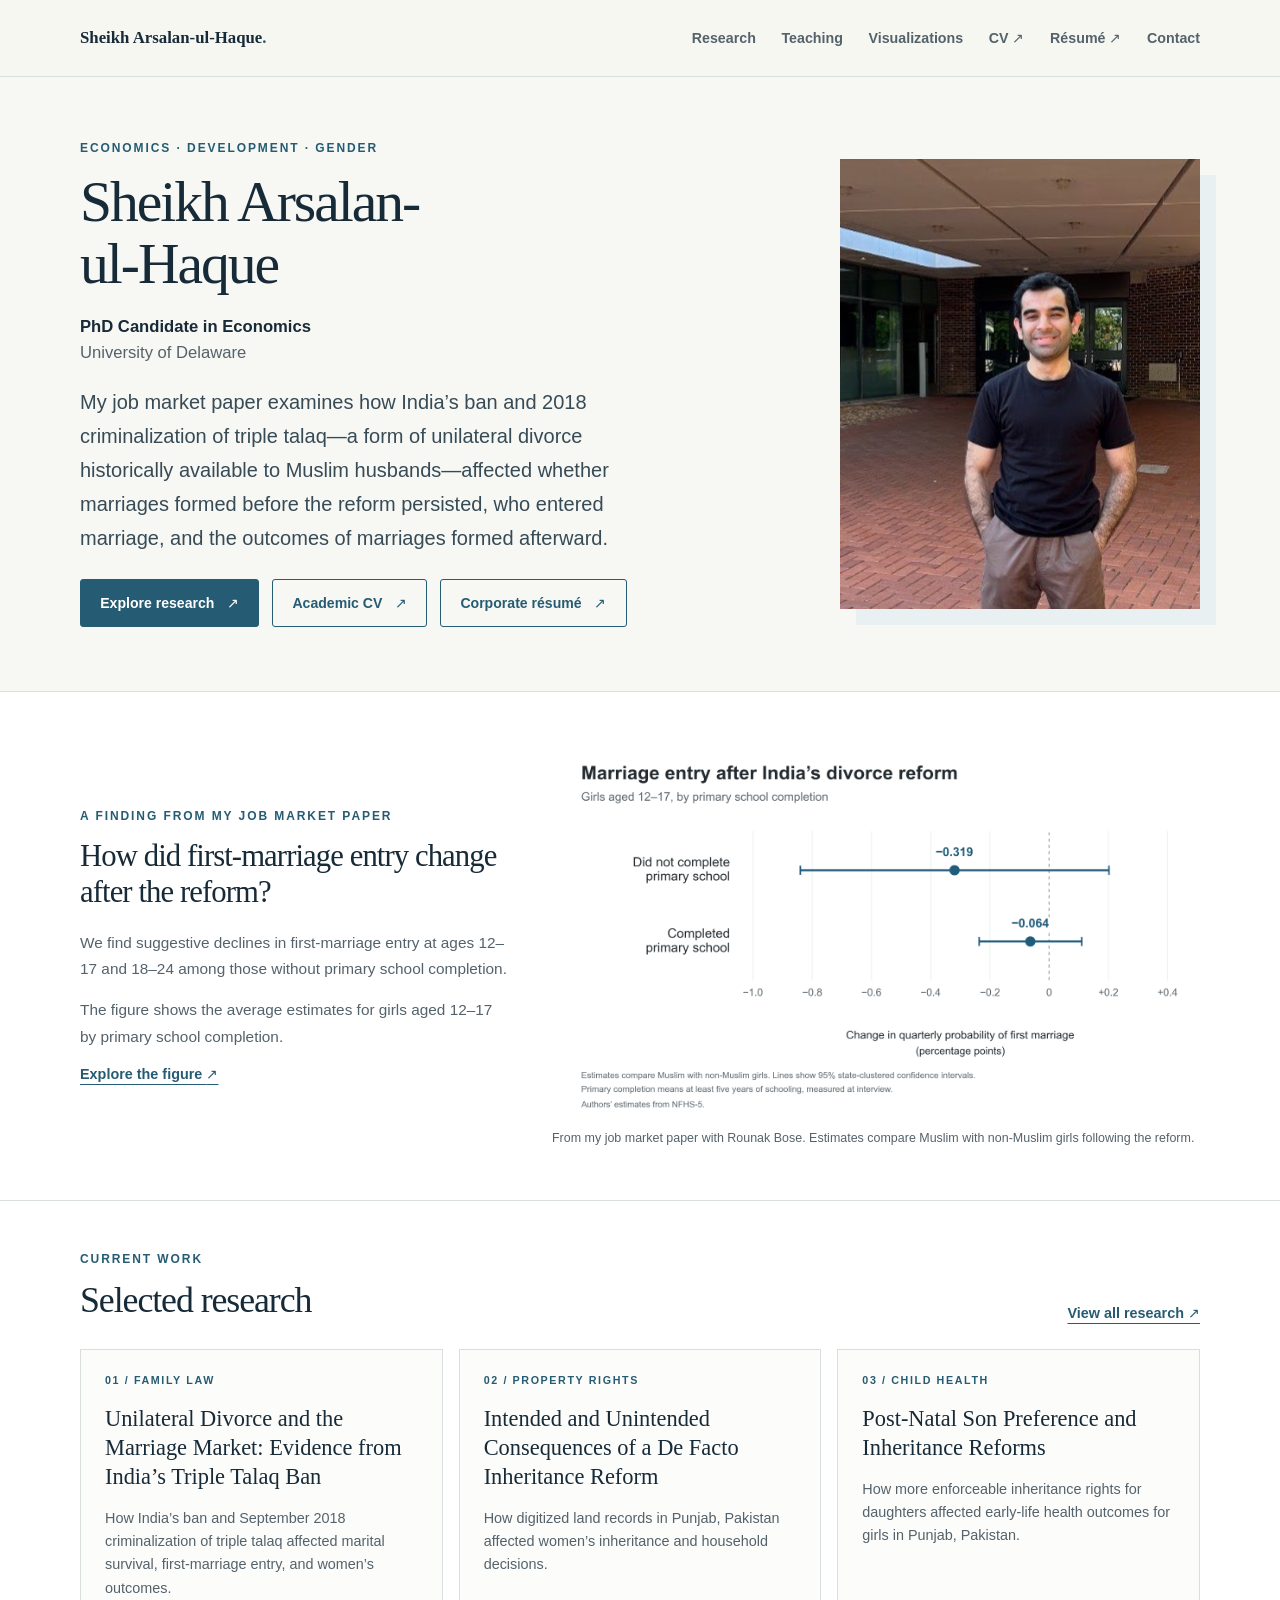
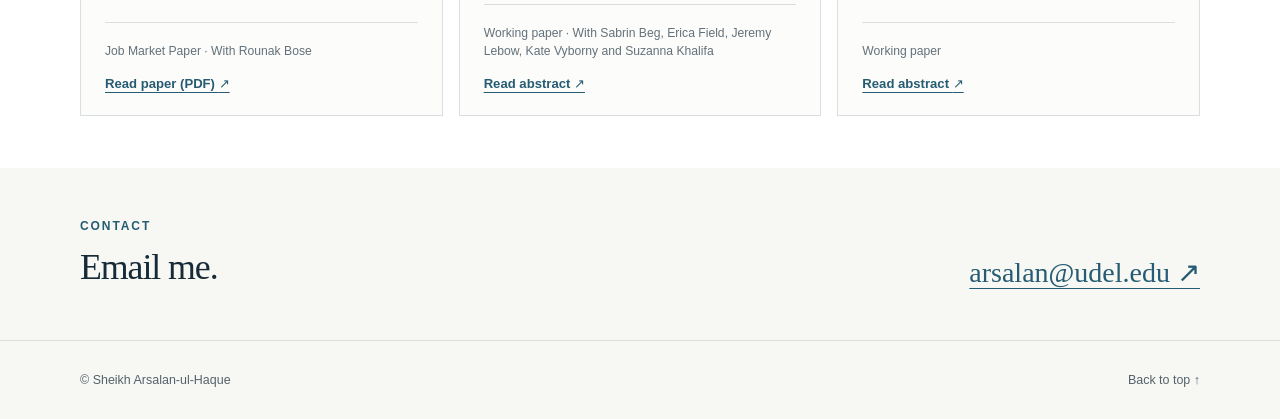
<file: index.html>
<!doctype html>
<html lang="en">
  <head>
    <meta charset="utf-8">
    <meta name="viewport" content="width=device-width, initial-scale=1">
    <meta name="description" content="Sheikh Arsalan-ul-Haque is a PhD candidate in Economics at the University of Delaware. His research studies family law, property rights, marriage, and child health in South Asia.">
    <meta name="theme-color" content="#f7f7f3">
    <meta property="og:type" content="website">
    <meta property="og:title" content="Sheikh Arsalan-ul-Haque | Economist">
    <meta property="og:description" content="Research on family law, property rights, marriage, and child health in South Asia.">
    <meta property="og:image" content="https://sheikharsalan17.github.io/assets/portrait.jpg">
    <title>Sheikh Arsalan-ul-Haque | Economist</title>
    <link rel="icon" href="assets/favicon.svg" type="image/svg+xml">
    <link rel="stylesheet" href="styles.css?v=f044e8d128d9">
  </head>
  <body>
    <a class="skip-link" href="#main">Skip to content</a>

    <header class="site-header">
      <div class="shell header-inner">
        <a class="wordmark" href="index.html" aria-label="Sheikh Arsalan-ul-Haque, home">Sheikh Arsalan-ul-Haque<span class="wordmark-dot">.</span></a>
        <nav class="site-nav" aria-label="Main navigation">
          <a href="research.html">Research</a>
          <a href="teaching.html">Teaching</a>
          <a href="visualizations.html">Visualizations</a>
          <a href="assets/academic-cv.pdf?v=20261120" target="_blank" rel="noopener noreferrer">CV <span aria-hidden="true">↗</span></a>
          <a href="assets/corporate-resume.pdf?v=20261007" target="_blank" rel="noopener noreferrer">Résumé <span aria-hidden="true">↗</span></a>
          <a href="#contact">Contact</a>
        </nav>
      </div>
    </header>

    <main id="main">
      <section class="hero shell" id="top" aria-labelledby="hero-title">
        <div class="hero-copy">
          <p class="eyebrow">Economics · Development · Gender</p>
          <h1 id="hero-title">Sheikh Arsalan-ul-Haque</h1>
          <p class="position">PhD Candidate in Economics<br><span>University of Delaware</span></p>
          <p class="intro">My job market paper examines how India’s ban and 2018 criminalization of triple talaq—a form of unilateral divorce historically available to Muslim husbands—affected whether marriages formed before the reform persisted, who entered marriage, and the outcomes of marriages formed afterward.</p>
          <div class="hero-actions">
            <a class="button button-primary" href="research.html">Explore research <span aria-hidden="true">↗</span></a>
            <a class="button button-secondary" href="assets/academic-cv.pdf?v=20261120" target="_blank" rel="noopener noreferrer">Academic CV <span aria-hidden="true">↗</span></a>
            <a class="button button-secondary" href="assets/corporate-resume.pdf?v=20261007" target="_blank" rel="noopener noreferrer">Corporate résumé <span aria-hidden="true">↗</span></a>
          </div>
        </div>
        <figure class="portrait-frame">
          <img src="assets/portrait.jpg" width="800" height="643" alt="Portrait of Sheikh Arsalan-ul-Haque" fetchpriority="high">
        </figure>
      </section>

      <section class="finding-section" aria-labelledby="finding-title">
        <div class="shell finding-grid">
          <div class="finding-copy">
            <p class="eyebrow">A finding from my job market paper</p>
            <h2 id="finding-title">How did first-marriage entry change after the reform?</h2>
            <p>We find suggestive declines in first-marriage entry at ages 12–17 and 18–24 among those without primary school completion.</p>
            <p>The figure shows the average estimates for girls aged 12–17 by primary school completion.</p>
            <a class="text-link" href="visualizations.html#marriage-entry">Explore the figure <span aria-hidden="true">↗</span></a>
          </div>
          <figure class="finding-figure">
            <a href="visualizations.html#marriage-entry" aria-label="Explore the marriage-entry figure and its explanation">
              <img src="assets/figures/marriage-entry-schooling.png?v=20261120" width="3000" height="1725" loading="lazy" alt="Estimated change in the quarterly probability of first marriage among Muslim girls relative to non-Muslim girls, ages 12–17, in percentage points. Without primary completion: −0.319 (95% CI −0.840 to 0.201). With primary completion: −0.064 (95% CI −0.237 to 0.110).">
            </a>
            <figcaption>From my job market paper with Rounak Bose. Estimates compare Muslim with non-Muslim girls following the reform.</figcaption>
          </figure>
        </div>
      </section>

      <section class="research-section" id="research" aria-labelledby="research-title">
        <div class="shell">
          <div class="section-heading">
            <div>
              <p class="eyebrow">Current work</p>
              <h2 id="research-title">Selected research</h2>
            </div>
            <a class="text-link" href="research.html">View all research <span aria-hidden="true">↗</span></a>
          </div>

          <div class="research-grid">
            <article class="research-card">
              <p class="card-number">01 / FAMILY LAW</p>
              <h3>Unilateral Divorce and the Marriage Market: Evidence from India’s Triple Talaq Ban</h3>
              <p>How India’s ban and September 2018 criminalization of triple talaq affected marital survival, first-marriage entry, and women’s outcomes.</p>
              <p class="card-meta">Job Market Paper · With Rounak Bose</p>
              <a class="card-link" href="assets/papers/triple-talaq.pdf" aria-label="Read Unilateral Divorce and the Marriage Market as a PDF">Read paper (PDF) <span aria-hidden="true">↗</span></a>
            </article>
            <article class="research-card">
              <p class="card-number">02 / PROPERTY RIGHTS</p>
              <h3>Intended and Unintended Consequences of a De Facto Inheritance Reform</h3>
              <p>How digitized land records in Punjab, Pakistan affected women’s inheritance and household decisions.</p>
              <p class="card-meta">Working paper · With Sabrin Beg, Erica Field, Jeremy Lebow, Kate Vyborny and Suzanna Khalifa</p>
              <a class="card-link" href="research.html#inheritance" aria-label="Read the abstract for Intended and Unintended Consequences of a De Facto Inheritance Reform">Read abstract <span aria-hidden="true">↗</span></a>
            </article>
            <article class="research-card">
              <p class="card-number">03 / CHILD HEALTH</p>
              <h3>Post-Natal Son Preference and Inheritance Reforms</h3>
              <p>How more enforceable inheritance rights for daughters affected early-life health outcomes for girls in Punjab, Pakistan.</p>
              <p class="card-meta">Working paper</p>
              <a class="card-link" href="research.html#child-health" aria-label="Read the abstract for Post-Natal Son Preference and Inheritance Reforms">Read abstract <span aria-hidden="true">↗</span></a>
            </article>
          </div>
        </div>
      </section>

      <section class="contact-section shell" id="contact" aria-labelledby="contact-title">
        <div>
          <p class="eyebrow">Contact</p>
          <h2 id="contact-title">Email me.</h2>
        </div>
        <a class="contact-link" href="mailto:arsalan@udel.edu">arsalan@udel.edu <span aria-hidden="true">↗</span></a>
      </section>
    </main>

    <footer class="site-footer">
      <div class="shell footer-inner">
        <span>© Sheikh Arsalan-ul-Haque</span>
        <a href="#top">Back to top ↑</a>
      </div>
    </footer>
  </body>
</html>
</file>
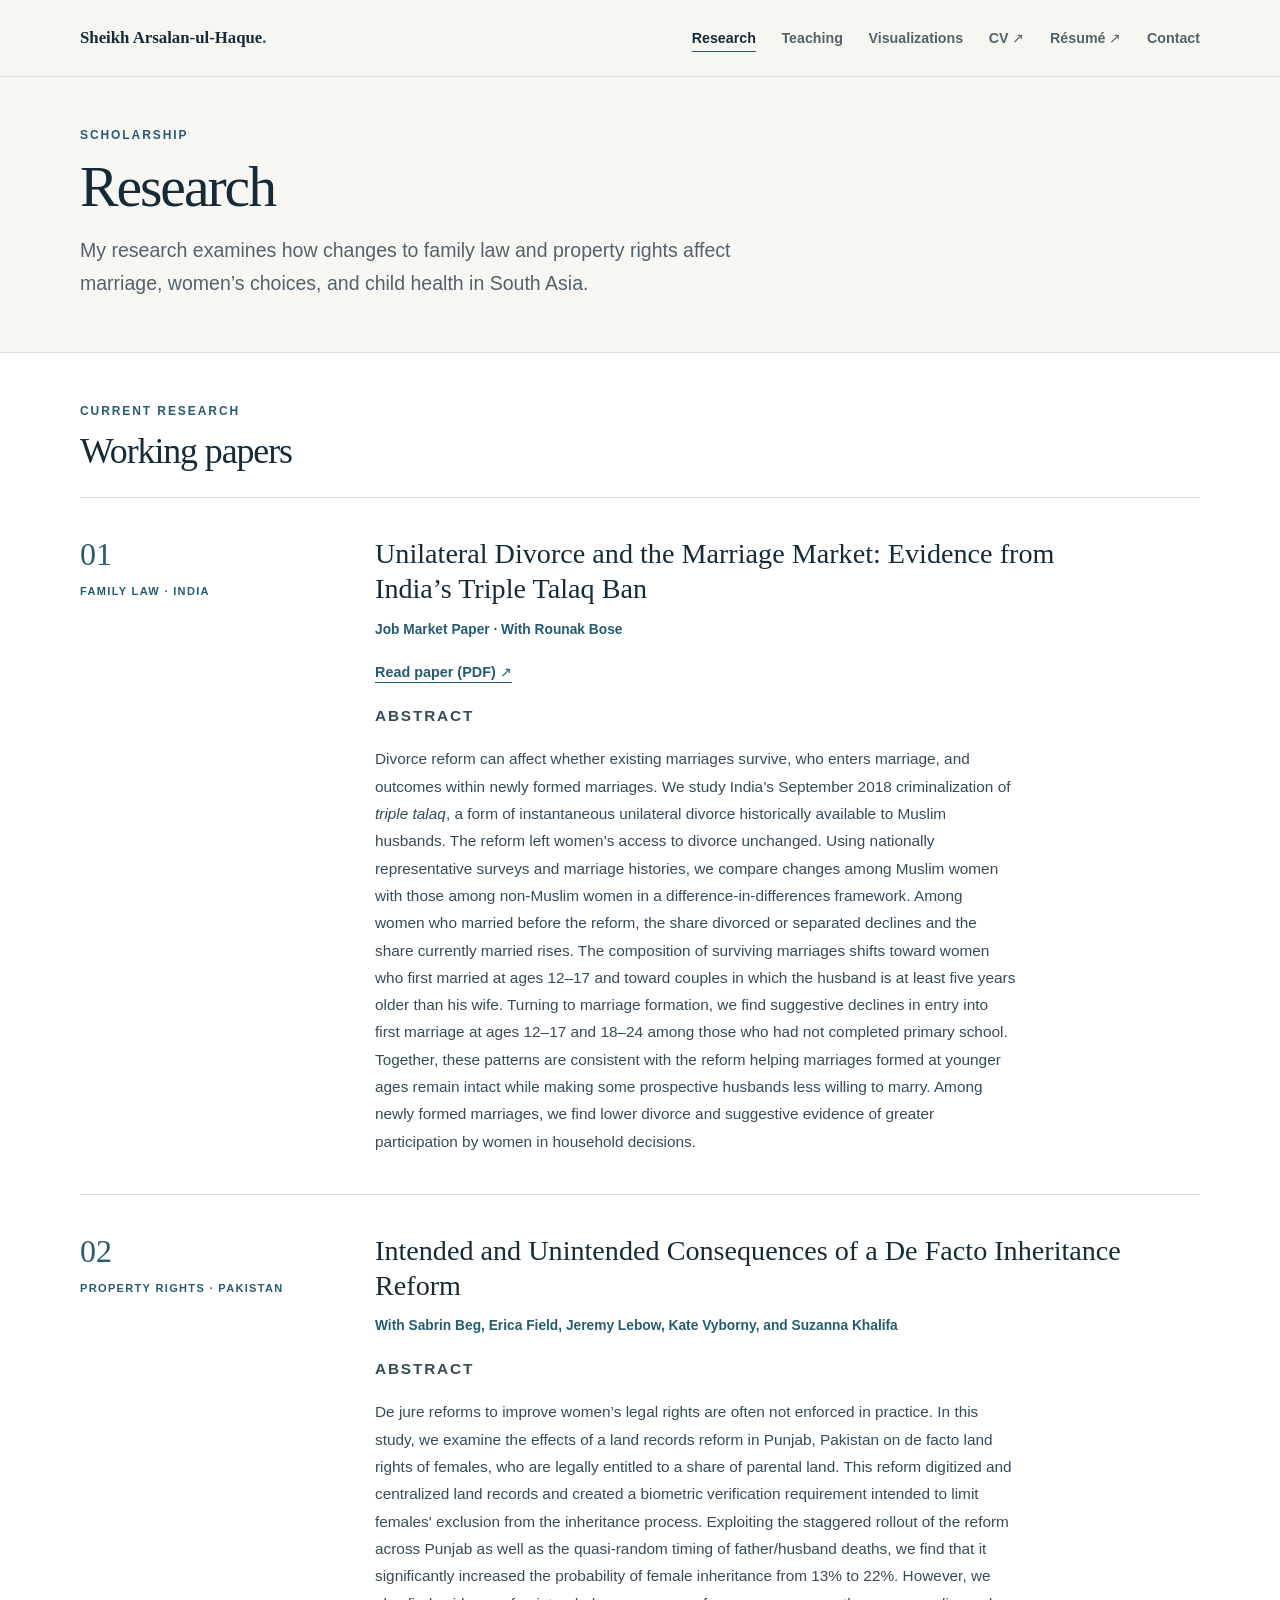
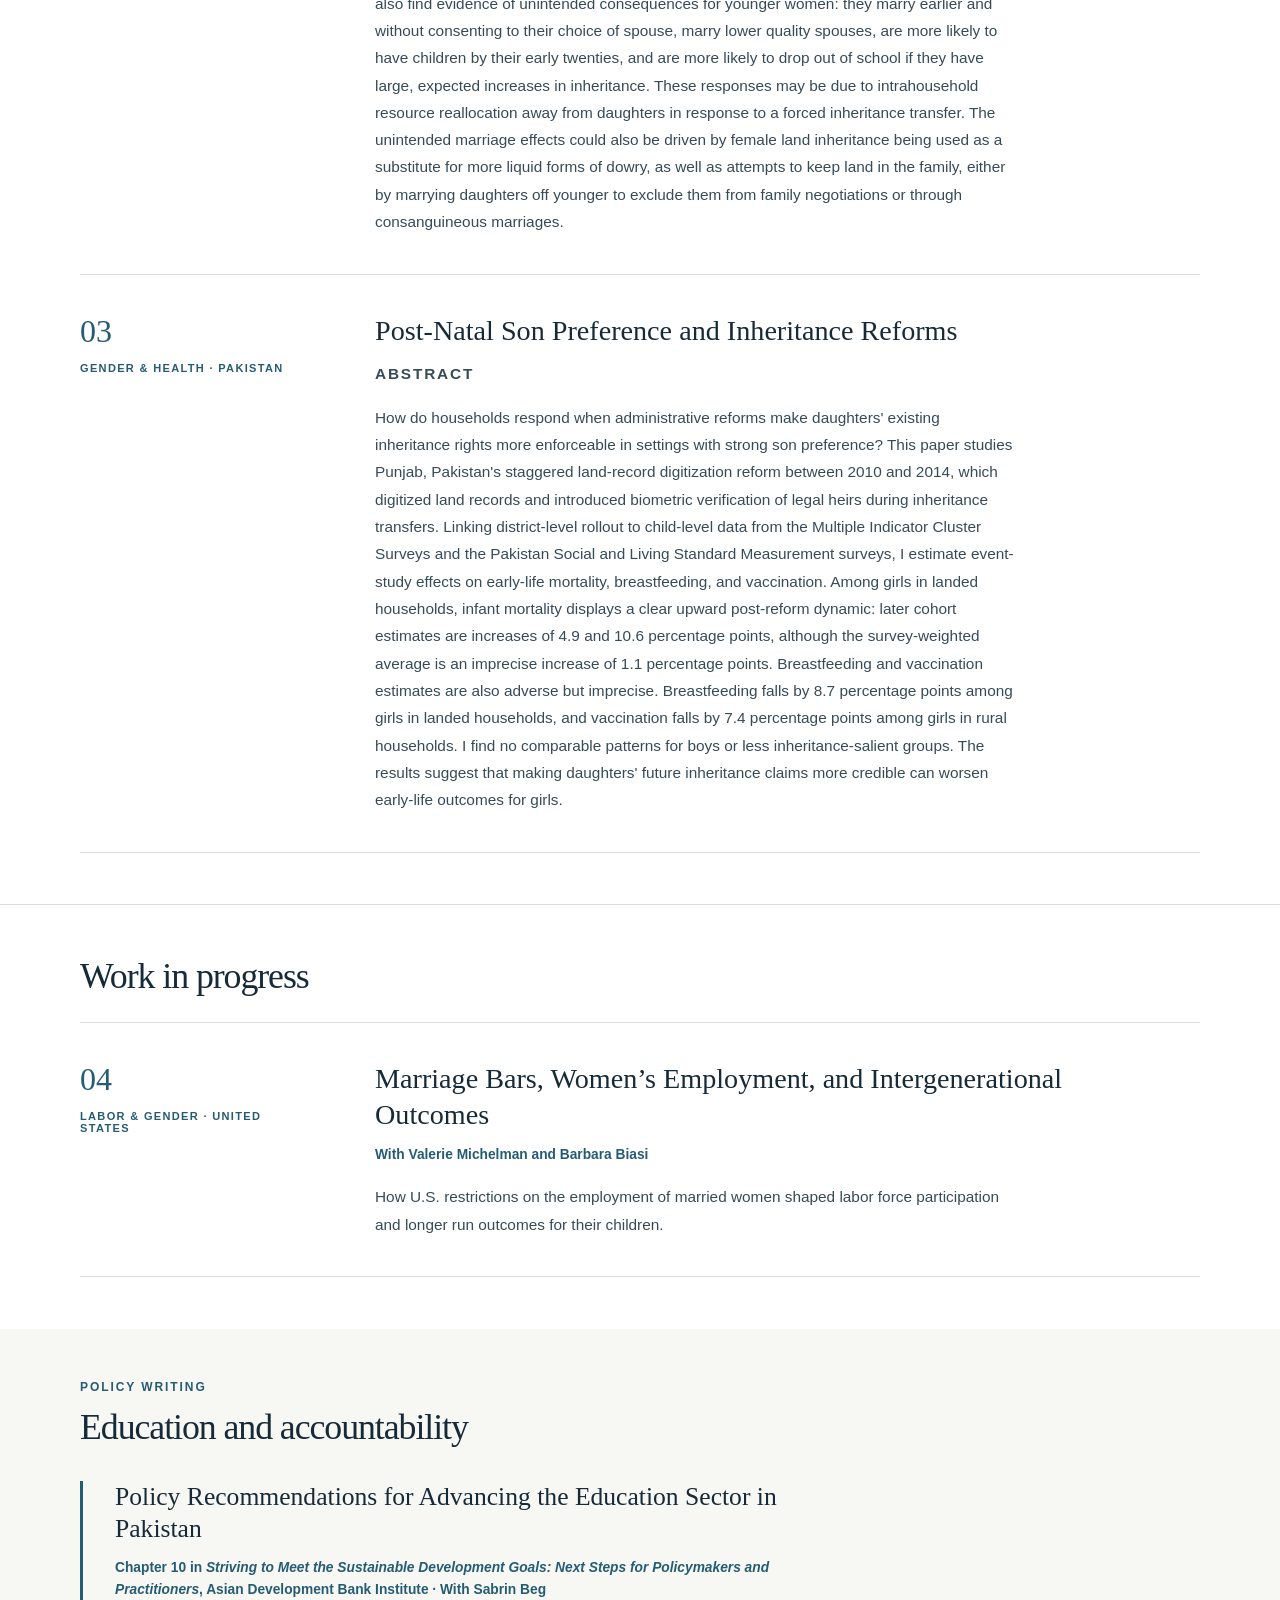
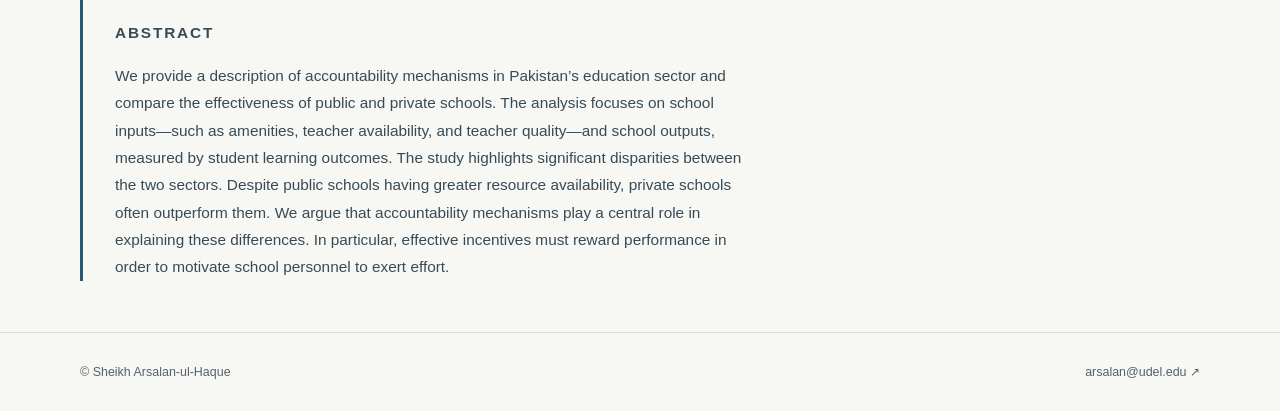
<file: research.html>
<!doctype html>
<html lang="en">
  <head>
    <meta charset="utf-8">
    <meta name="viewport" content="width=device-width, initial-scale=1">
    <meta name="description" content="Research by Sheikh Arsalan-ul-Haque on family law, women's property rights, marriage, and child health in South Asia.">
    <meta name="theme-color" content="#f7f7f3">
    <title>Research | Sheikh Arsalan-ul-Haque</title>
    <link rel="icon" href="assets/favicon.svg" type="image/svg+xml">
    <link rel="stylesheet" href="styles.css?v=f044e8d128d9">
  </head>
  <body>
    <a class="skip-link" href="#main">Skip to content</a>
    <header class="site-header">
      <div class="shell header-inner">
        <a class="wordmark" href="index.html" aria-label="Sheikh Arsalan-ul-Haque, home">Sheikh Arsalan-ul-Haque<span class="wordmark-dot">.</span></a>
        <nav class="site-nav" aria-label="Main navigation">
          <a href="research.html" aria-current="page">Research</a>
          <a href="teaching.html">Teaching</a>
          <a href="visualizations.html">Visualizations</a>
          <a href="assets/academic-cv.pdf?v=20261120" target="_blank" rel="noopener noreferrer">CV <span aria-hidden="true">↗</span></a>
          <a href="assets/corporate-resume.pdf?v=20260929-budget" target="_blank" rel="noopener noreferrer">Résumé <span aria-hidden="true">↗</span></a>
          <a href="index.html#contact">Contact</a>
        </nav>
      </div>
    </header>

    <main id="main">
      <section class="page-hero shell" aria-labelledby="page-title">
        <p class="eyebrow">Scholarship</p>
        <h1 id="page-title">Research</h1>
        <p>My research examines how changes to family law and property rights affect marriage, women’s choices, and child health in South Asia.</p>
      </section>

      <section class="detail-section" aria-labelledby="work-title">
        <div class="shell">
          <div class="detail-heading">
            <p class="eyebrow">Current research</p>
            <h2 id="work-title">Working papers</h2>
          </div>
          <div class="project-list">
            <article class="project" id="divorce">
              <div class="project-side"><span>01</span><span>Family law · India</span></div>
              <div class="project-main">
                <h3>Unilateral Divorce and the Marriage Market: Evidence from India’s Triple Talaq Ban</h3>
                <p class="project-authors">Job Market Paper · With Rounak Bose</p>
                <p><a class="text-link" href="assets/papers/triple-talaq.pdf">Read paper (PDF) <span aria-hidden="true">↗</span></a></p>
                <p class="abstract-label">Abstract</p>
                <p>Divorce reform can affect whether existing marriages survive, who enters marriage, and outcomes within newly formed marriages. We study India’s September 2018 criminalization of <em>triple talaq</em>, a form of instantaneous unilateral divorce historically available to Muslim husbands. The reform left women’s access to divorce unchanged. Using nationally representative surveys and marriage histories, we compare changes among Muslim women with those among non-Muslim women in a difference-in-differences framework. Among women who married before the reform, the share divorced or separated declines and the share currently married rises. The composition of surviving marriages shifts toward women who first married at ages 12–17 and toward couples in which the husband is at least five years older than his wife. Turning to marriage formation, we find suggestive declines in entry into first marriage at ages 12–17 and 18–24 among those who had not completed primary school. Together, these patterns are consistent with the reform helping marriages formed at younger ages remain intact while making some prospective husbands less willing to marry. Among newly formed marriages, we find lower divorce and suggestive evidence of greater participation by women in household decisions.</p>
              </div>
            </article>

            <article class="project" id="inheritance">
              <div class="project-side"><span>02</span><span>Property rights · Pakistan</span></div>
              <div class="project-main">
                <h3>Intended and Unintended Consequences of a De Facto Inheritance Reform</h3>
                <p class="project-authors">With Sabrin Beg, Erica Field, Jeremy Lebow, Kate Vyborny, and Suzanna Khalifa</p>
                <p class="abstract-label">Abstract</p>
                <p>De jure reforms to improve women’s legal rights are often not enforced in practice. In this study, we examine the effects of a land records reform in Punjab, Pakistan on de facto land rights of females, who are legally entitled to a share of parental land. This reform digitized and centralized land records and created a biometric verification requirement intended to limit females' exclusion from the inheritance process. Exploiting the staggered rollout of the reform across Punjab as well as the quasi-random timing of father/husband deaths, we find that it significantly increased the probability of female inheritance from 13% to 22%. However, we also find evidence of unintended consequences for younger women: they marry earlier and without consenting to their choice of spouse, marry lower quality spouses, are more likely to have children by their early twenties, and are more likely to drop out of school if they have large, expected increases in inheritance. These responses may be due to intrahousehold resource reallocation away from daughters in response to a forced inheritance transfer. The unintended marriage effects could also be driven by female land inheritance being used as a substitute for more liquid forms of dowry, as well as attempts to keep land in the family, either by marrying daughters off younger to exclude them from family negotiations or through consanguineous marriages.</p>
              </div>
            </article>

            <article class="project" id="child-health">
              <div class="project-side"><span>03</span><span>Gender &amp; health · Pakistan</span></div>
              <div class="project-main">
                <h3>Post-Natal Son Preference and Inheritance Reforms</h3>
                <p class="abstract-label">Abstract</p>
                <p>How do households respond when administrative reforms make daughters' existing inheritance rights more enforceable in settings with strong son preference? This paper studies Punjab, Pakistan's staggered land-record digitization reform between 2010 and 2014, which digitized land records and introduced biometric verification of legal heirs during inheritance transfers. Linking district-level rollout to child-level data from the Multiple Indicator Cluster Surveys and the Pakistan Social and Living Standard Measurement surveys, I estimate event-study effects on early-life mortality, breastfeeding, and vaccination. Among girls in landed households, infant mortality displays a clear upward post-reform dynamic: later cohort estimates are increases of 4.9 and 10.6 percentage points, although the survey-weighted average is an imprecise increase of 1.1 percentage points. Breastfeeding and vaccination estimates are also adverse but imprecise. Breastfeeding falls by 8.7 percentage points among girls in landed households, and vaccination falls by 7.4 percentage points among girls in rural households. I find no comparable patterns for boys or less inheritance-salient groups. The results suggest that making daughters' future inheritance claims more credible can worsen early-life outcomes for girls.</p>
              </div>
            </article>
          </div>
        </div>
      </section>

      <section class="detail-section" aria-labelledby="progress-title">
        <div class="shell">
          <div class="detail-heading">
            <h2 id="progress-title">Work in progress</h2>
          </div>
          <div class="project-list">
            <article class="project" id="marriage-bars">
              <div class="project-side"><span>04</span><span>Labor &amp; gender · United States</span></div>
              <div class="project-main">
                <h3>Marriage Bars, Women’s Employment, and Intergenerational Outcomes</h3>
                <p class="project-authors">With Valerie Michelman and Barbara Biasi</p>
                <p>How U.S. restrictions on the employment of married women shaped labor force participation and longer run outcomes for their children.</p>
              </div>
            </article>
          </div>
        </div>
      </section>

      <section class="writing-section shell" aria-labelledby="writing-title">
        <p class="eyebrow">Policy writing</p>
        <h2 id="writing-title">Education and accountability</h2>
        <div class="writing-content">
          <h3>Policy Recommendations for Advancing the Education Sector in Pakistan</h3>
          <p class="project-authors">Chapter 10 in <em>Striving to Meet the Sustainable Development Goals: Next Steps for Policymakers and Practitioners</em>, Asian Development Bank Institute · With Sabrin Beg</p>
          <p class="abstract-label">Abstract</p>
          <p>We provide a description of accountability mechanisms in Pakistan’s education sector and compare the effectiveness of public and private schools. The analysis focuses on school inputs—such as amenities, teacher availability, and teacher quality—and school outputs, measured by student learning outcomes. The study highlights significant disparities between the two sectors. Despite public schools having greater resource availability, private schools often outperform them. We argue that accountability mechanisms play a central role in explaining these differences. In particular, effective incentives must reward performance in order to motivate school personnel to exert effort.</p>
        </div>
      </section>
    </main>

    <footer class="site-footer">
      <div class="shell footer-inner">
        <span>© Sheikh Arsalan-ul-Haque</span>
        <a href="mailto:arsalan@udel.edu">arsalan@udel.edu ↗</a>
      </div>
    </footer>
  </body>
</html>
</file>
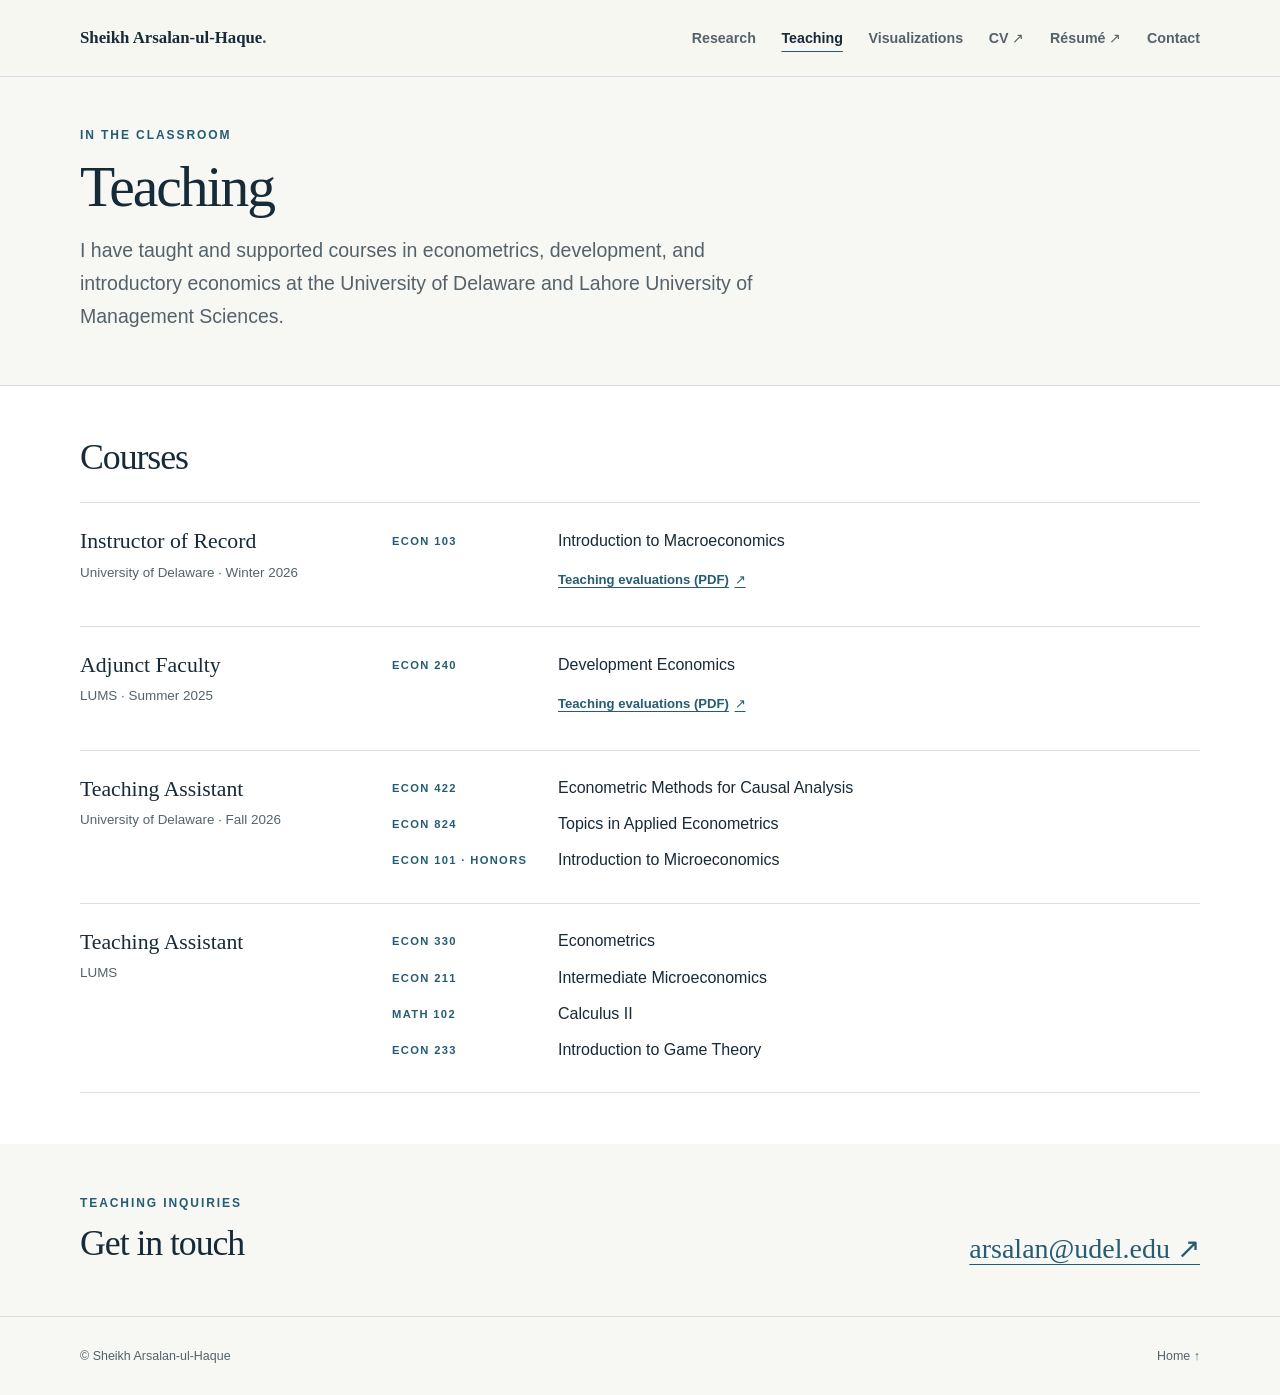
<file: teaching.html>
<!doctype html>
<html lang="en">
  <head>
    <meta charset="utf-8">
    <meta name="viewport" content="width=device-width, initial-scale=1">
    <meta name="description" content="Teaching experience of Sheikh Arsalan-ul-Haque at the University of Delaware and Lahore University of Management Sciences.">
    <meta name="theme-color" content="#f7f7f3">
    <title>Teaching | Sheikh Arsalan-ul-Haque</title>
    <link rel="icon" href="assets/favicon.svg" type="image/svg+xml">
    <link rel="stylesheet" href="styles.css?v=f044e8d128d9">
  </head>
  <body>
    <a class="skip-link" href="#main">Skip to content</a>
    <header class="site-header">
      <div class="shell header-inner">
        <a class="wordmark" href="index.html" aria-label="Sheikh Arsalan-ul-Haque, home">Sheikh Arsalan-ul-Haque<span class="wordmark-dot">.</span></a>
        <nav class="site-nav" aria-label="Main navigation">
          <a href="research.html">Research</a>
          <a href="teaching.html" aria-current="page">Teaching</a>
          <a href="visualizations.html">Visualizations</a>
          <a href="assets/academic-cv.pdf?v=20261120" target="_blank" rel="noopener noreferrer">CV <span aria-hidden="true">↗</span></a>
          <a href="assets/corporate-resume.pdf?v=20260929-budget" target="_blank" rel="noopener noreferrer">Résumé <span aria-hidden="true">↗</span></a>
          <a href="index.html#contact">Contact</a>
        </nav>
      </div>
    </header>

    <main id="main">
      <section class="page-hero shell" aria-labelledby="page-title">
        <p class="eyebrow">In the classroom</p>
        <h1 id="page-title">Teaching</h1>
        <p>I have taught and supported courses in econometrics, development, and introductory economics at the University of Delaware and Lahore University of Management Sciences.</p>
      </section>

      <section class="detail-section teaching-section" aria-labelledby="courses-title">
        <div class="shell">
          <div class="detail-heading">
            <h2 id="courses-title">Courses</h2>
          </div>
          <div class="teaching-list">
            <article class="teaching-entry">
              <div class="teaching-entry-header">
                <h3>Instructor of Record</h3>
                <p>University of Delaware · Winter 2026</p>
              </div>
              <ul class="teaching-courses">
                <li><span class="course-code">ECON 103</span><span class="course-details">Introduction to Macroeconomics<a class="course-evaluation" href="assets/teaching-evaluations-econ103-udel-winter2026.pdf" target="_blank" rel="noopener noreferrer" aria-label="Teaching evaluations for Introduction to Macroeconomics, University of Delaware, Winter 2026 (PDF)">Teaching evaluations (PDF) <span aria-hidden="true">↗</span></a></span></li>
              </ul>
            </article>
            <article class="teaching-entry">
              <div class="teaching-entry-header">
                <h3>Adjunct Faculty</h3>
                <p>LUMS · Summer 2025</p>
              </div>
              <ul class="teaching-courses">
                <li><span class="course-code">ECON 240</span><span class="course-details">Development Economics<a class="course-evaluation" href="assets/teaching-evaluations-econ240-lums-summer2025.pdf" target="_blank" rel="noopener noreferrer" aria-label="Teaching evaluations for Development Economics, LUMS, Summer 2025 (PDF)">Teaching evaluations (PDF) <span aria-hidden="true">↗</span></a></span></li>
              </ul>
            </article>
            <article class="teaching-entry">
              <div class="teaching-entry-header">
                <h3>Teaching Assistant</h3>
                <p>University of Delaware · Fall 2026</p>
              </div>
              <ul class="teaching-courses">
                <li><span class="course-code">ECON 422</span><span>Econometric Methods for Causal Analysis</span></li>
                <li><span class="course-code">ECON 824</span><span>Topics in Applied Econometrics</span></li>
                <li><span class="course-code">ECON 101 · HONORS</span><span>Introduction to Microeconomics</span></li>
              </ul>
            </article>
            <article class="teaching-entry">
              <div class="teaching-entry-header">
                <h3>Teaching Assistant</h3>
                <p>LUMS</p>
              </div>
              <ul class="teaching-courses">
                <li><span class="course-code">ECON 330</span><span>Econometrics</span></li>
                <li><span class="course-code">ECON 211</span><span>Intermediate Microeconomics</span></li>
                <li><span class="course-code">MATH 102</span><span>Calculus II</span></li>
                <li><span class="course-code">ECON 233</span><span>Introduction to Game Theory</span></li>
              </ul>
            </article>
          </div>
        </div>
      </section>

      <section class="teaching-contact shell">
        <div>
          <p class="eyebrow">Teaching inquiries</p>
          <h2>Get in touch</h2>
        </div>
        <a class="contact-link" href="mailto:arsalan@udel.edu">arsalan@udel.edu <span aria-hidden="true">↗</span></a>
      </section>
    </main>

    <footer class="site-footer">
      <div class="shell footer-inner">
        <span>© Sheikh Arsalan-ul-Haque</span>
        <a href="index.html">Home ↑</a>
      </div>
    </footer>
  </body>
</html>
</file>
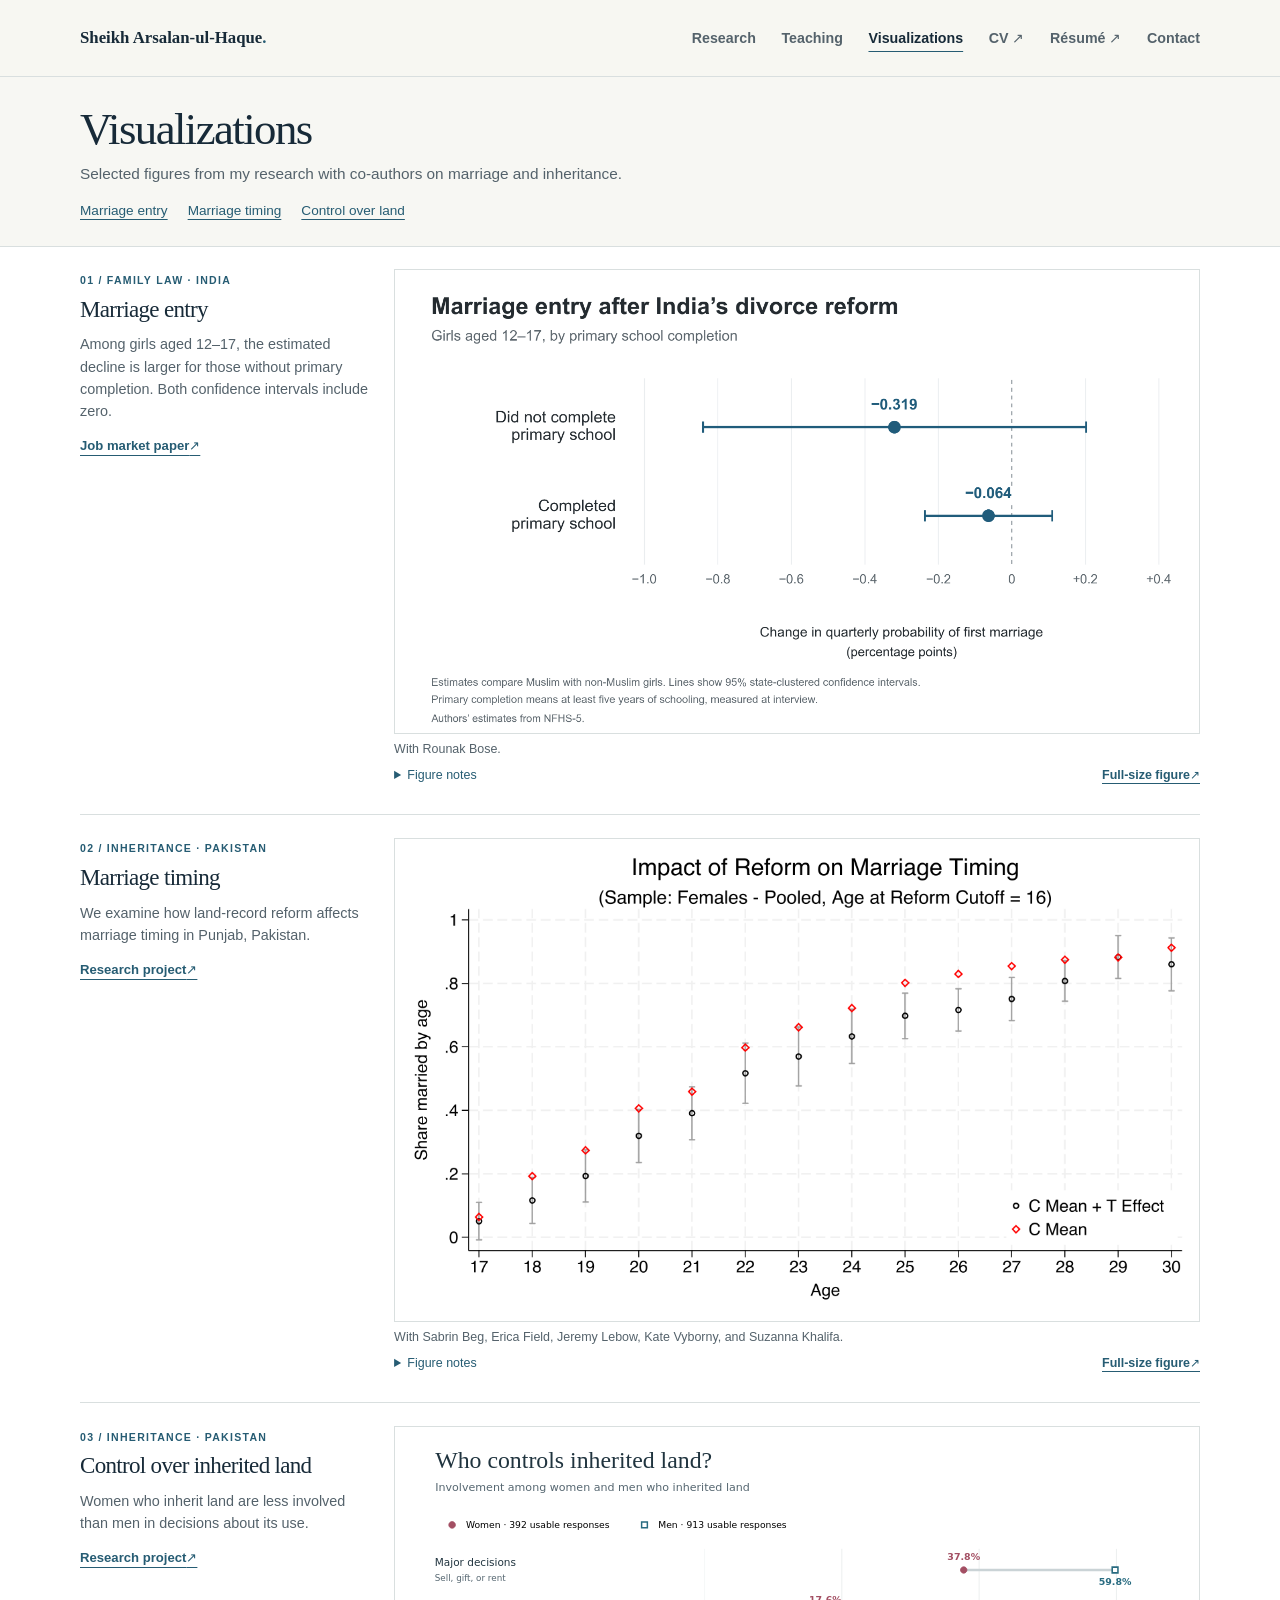
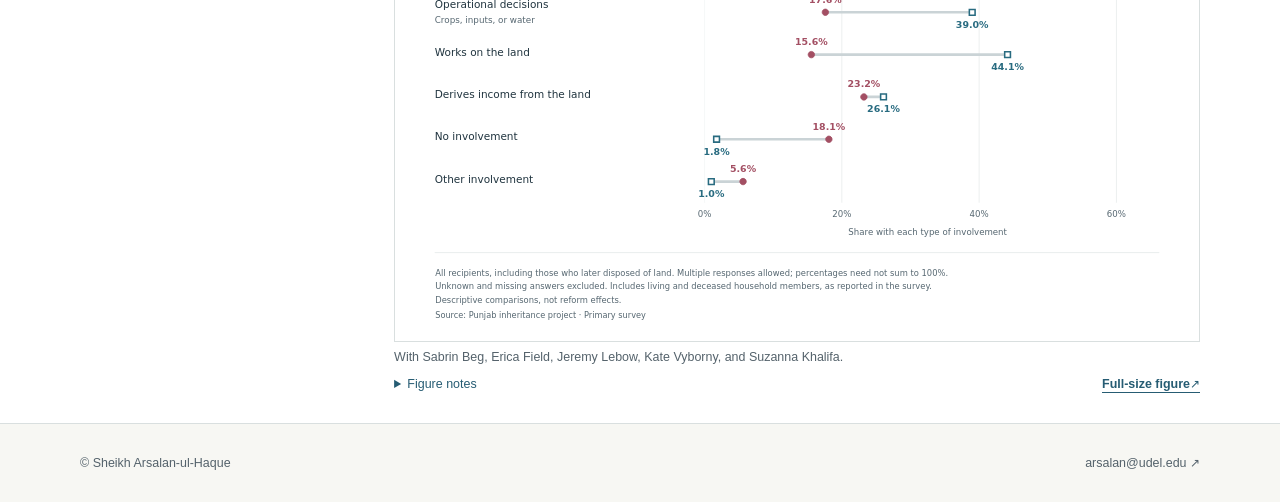
<file: visualizations.html>
<!doctype html>
<html lang="en">
  <head>
    <meta charset="utf-8">
    <meta name="viewport" content="width=device-width, initial-scale=1">
    <meta name="description" content="Selected research figures by Sheikh Arsalan-ul-Haque and co-authors on marriage, inheritance rights, and control over land.">
    <meta name="theme-color" content="#f7f7f3">
    <title>Visualizations | Sheikh Arsalan-ul-Haque</title>
    <link rel="icon" href="assets/favicon.svg" type="image/svg+xml">
    <link rel="stylesheet" href="styles.css?v=f044e8d128d9">
  </head>
  <body class="visualizations-page">
    <a class="skip-link" href="#main">Skip to content</a>
    <header class="site-header">
      <div class="shell header-inner">
        <a class="wordmark" href="index.html" aria-label="Sheikh Arsalan-ul-Haque, home">Sheikh Arsalan-ul-Haque<span class="wordmark-dot">.</span></a>
        <nav class="site-nav" aria-label="Main navigation">
          <a href="research.html">Research</a>
          <a href="teaching.html">Teaching</a>
          <a href="visualizations.html" aria-current="page">Visualizations</a>
          <a href="assets/academic-cv.pdf?v=20261120" target="_blank" rel="noopener noreferrer">CV <span aria-hidden="true">↗</span></a>
          <a href="assets/corporate-resume.pdf?v=20261007" target="_blank" rel="noopener noreferrer">Résumé <span aria-hidden="true">↗</span></a>
          <a href="index.html#contact">Contact</a>
        </nav>
      </div>
    </header>

    <main id="main">
      <section class="page-hero shell" aria-labelledby="page-title">
        <h1 id="page-title">Visualizations</h1>
        <p>Selected figures from my research with co-authors on marriage and inheritance.</p>
        <nav class="figure-nav" aria-label="Figures on this page">
          <a href="#marriage-entry">Marriage entry</a>
          <a href="#marriage-timing">Marriage timing</a>
          <a href="#land-control">Control over land</a>
        </nav>
      </section>
      <div class="gallery">
        <article class="figure-entry shell" id="marriage-entry" aria-labelledby="entry-title">
          <div class="figure-intro">
            <div><p class="eyebrow">01 / Family law · India</p><h2 id="entry-title">Marriage entry</h2></div>
            <div><p>Among girls aged 12–17, the estimated decline is larger for those without primary completion. Both confidence intervals include zero.</p><a class="text-link" href="research.html#divorce">Job market paper <span aria-hidden="true">↗</span></a></div>
          </div>
          <figure>
            <a class="figure-image-link" href="assets/figures/marriage-entry-schooling.png?v=20261120" target="_blank" rel="noopener noreferrer" aria-label="Open the marriage-entry figure at full size in a new tab">
              <img src="assets/figures/marriage-entry-schooling.png?v=20261120" width="3000" height="1725" alt="Estimated change in the quarterly probability of first marriage among Muslim girls relative to non-Muslim girls, ages 12–17, in percentage points. Without primary completion: −0.319 (95% CI −0.840 to 0.201). With primary completion: −0.064 (95% CI −0.237 to 0.110).">
            </a>
            <figcaption><p class="figure-credit">With Rounak Bose.</p><div class="figure-meta"><details class="figure-notes"><summary>Figure notes</summary><p>Estimates use first-wedding dates to compare changes in the quarterly probability of first marriage among Muslim and non-Muslim girls. The bars show 95% state-clustered confidence intervals. Primary completion means at least five years of schooling, measured at interview. Estimates are from the November 20, 2026 job market paper and use the National Family Health Survey (NFHS-5).</p></details><a href="assets/figures/marriage-entry-schooling.png?v=20261120" target="_blank" rel="noopener noreferrer">Full-size figure <span aria-hidden="true">↗</span></a></div></figcaption>
          </figure>
        </article>
        <article class="figure-entry shell" id="marriage-timing" aria-labelledby="timing-title">
          <div class="figure-intro">
            <div><p class="eyebrow">02 / Inheritance · Pakistan</p><h2 id="timing-title">Marriage timing</h2></div>
            <div><p>We examine how land-record reform affects marriage timing in Punjab, Pakistan.</p><a class="text-link" href="research.html#inheritance">Research project <span aria-hidden="true">↗</span></a></div>
          </div>
          <figure>
            <a class="figure-image-link" href="assets/figures/inheritance-marriage-timing.png" target="_blank" rel="noopener noreferrer" aria-label="Open the inheritance marriage-timing figure at full size in a new tab">
              <img src="assets/figures/inheritance-marriage-timing.png" width="2400" height="1440" loading="lazy" alt="Share married by ages 17 through 30. Black circles show the control mean plus the estimated reform effect, generally below the red diamonds showing the control mean; gray intervals show uncertainty.">
            </a>
            <figcaption><p class="figure-credit">With Sabrin Beg, Erica Field, Jeremy Lebow, Kate Vyborny, and Suzanna Khalifa.</p><div class="figure-meta"><details class="figure-notes"><summary>Figure notes</summary><p>Sample: women whose fathers were still alive or died in 2020 or later. Red diamonds show the control-group mean; black circles add the estimated reform effect to that mean. The figure pools inheritance-exposure groups and uses age 16 as the reform-exposure cutoff. Source: project primary survey; authors’ estimates.</p></details><a href="assets/figures/inheritance-marriage-timing.png" target="_blank" rel="noopener noreferrer">Full-size figure <span aria-hidden="true">↗</span></a></div></figcaption>
          </figure>
        </article>
        <article class="figure-entry shell" id="land-control" aria-labelledby="control-title">
          <div class="figure-intro">
            <div><p class="eyebrow">03 / Inheritance · Pakistan</p><h2 id="control-title">Control over inherited land</h2></div>
            <div><p>Women who inherit land are less involved than men in decisions about its use.</p><a class="text-link" href="research.html#inheritance">Research project <span aria-hidden="true">↗</span></a></div>
          </div>
          <figure>
            <a class="figure-image-link" href="assets/figures/inheritance-land-control.png" target="_blank" rel="noopener noreferrer" aria-label="Open the inherited-land control figure at full size in a new tab">
              <picture>
                <source media="(max-width: 650px)" srcset="assets/figures/inheritance-land-control-mobile.svg" width="1152" height="1944">
                <img src="assets/figures/inheritance-land-control.svg" width="2448" height="1566" loading="lazy" alt="Paired points compare women (rose circles) and men (teal squares) who inherited land. Major decisions: 37.8% versus 59.8%; operational decisions: 17.6% versus 39.0%; working on land: 15.6% versus 44.1%; deriving income: 23.2% versus 26.1%; no involvement: 18.1% versus 1.8%; other involvement: 5.6% versus 1.0%.">
              </picture>
            </a>
            <figcaption><p class="figure-credit">With Sabrin Beg, Erica Field, Jeremy Lebow, Kate Vyborny, and Suzanna Khalifa.</p><div class="figure-meta"><details class="figure-notes"><summary>Figure notes</summary><p>Descriptive percentages among recipients of inherited land, including those who later disposed of it. Each percentage uses the usable responses within that gender: 392 women and 913 men. Multiple answers were permitted, so categories do not sum to 100%. Missing, refused, and “don’t know” responses are excluded. These comparisons describe involvement, rather than estimate the reform’s effects. Source: project primary survey.</p></details><a href="assets/figures/inheritance-land-control.png" target="_blank" rel="noopener noreferrer">Full-size figure <span aria-hidden="true">↗</span></a></div></figcaption>
          </figure>
        </article>
      </div>
    </main>
    <footer class="site-footer"><div class="shell footer-inner"><span>© Sheikh Arsalan-ul-Haque</span><a href="mailto:arsalan@udel.edu">arsalan@udel.edu ↗</a></div></footer>
  </body>
</html>
</file>
<file: styles.css>
:root {
  color-scheme: light;
  --paper: #f7f7f3;
  --white: #fff;
  --ink: #172a38;
  --muted: #54626b;
  --line: #d9dfdf;
  --accent: #265c73;
  --accent-dark: #19495e;
  --soft-blue: #e9f0f1;
  font-family: Arial, Helvetica, sans-serif;
  font-synthesis: none;
  scroll-behavior: smooth;
}

* { box-sizing: border-box; }
body { margin: 0; background: var(--paper); color: var(--ink); }
img { max-width: 100%; height: auto; display: block; }
a { color: inherit; }

.shell { width: min(100% - 3rem, 1120px); margin-inline: auto; }
.skip-link { position: absolute; z-index: 10; top: -5rem; left: 1rem; padding: .75rem 1rem; background: var(--ink); color: var(--white); }
.skip-link:focus { top: 1rem; }
:focus-visible { outline: 3px solid #c17b37; outline-offset: 4px; }

.site-header { border-bottom: 1px solid var(--line); background: rgba(247, 247, 243, .96); }
.header-inner { display: flex; align-items: center; justify-content: space-between; gap: 1.5rem; min-height: 76px; }
.wordmark { font-family: Georgia, 'Times New Roman', serif; font-weight: 700; font-size: 1.05rem; line-height: 1.2; text-decoration: none; white-space: nowrap; }
.wordmark-dot { color: var(--accent); }
.site-nav { display: flex; align-items: center; gap: clamp(.9rem, 2vw, 1.6rem); }
.site-nav a { color: var(--muted); text-decoration: none; font-size: .89rem; font-weight: 600; }
.site-nav a[aria-current="page"] { color: var(--ink); text-decoration: underline; text-decoration-color: var(--accent); text-underline-offset: 8px; }
.site-nav a:hover, .site-nav a:focus-visible, .text-link:hover, .footer-inner a:hover { color: var(--accent); }

.hero { display: grid; grid-template-columns: minmax(0, 1.2fr) minmax(280px, .8fr); align-items: center; gap: clamp(2rem, 5vw, 4rem); padding-block: clamp(2.5rem, 5vw, 4rem); }
.eyebrow { margin: 0 0 1rem; color: var(--accent); font-size: .75rem; font-weight: 700; letter-spacing: .16em; text-transform: uppercase; }
h1, h2, h3, p { margin-top: 0; }
h1, h2, h3 { font-family: Georgia, 'Times New Roman', serif; }
h1 { max-width: 12ch; margin-bottom: 1.15rem; font-size: clamp(2.5rem, 4.5vw, 4.2rem); font-weight: 400; line-height: 1.08; letter-spacing: -.035em; }
.position { margin-bottom: 1.25rem; font-size: 1.04rem; font-weight: 700; line-height: 1.55; }
.position span { color: var(--muted); font-weight: 400; }
.intro { max-width: 53ch; margin-bottom: 1.5rem; color: #374b57; font-size: clamp(1.08rem, 1.7vw, 1.25rem); line-height: 1.7; }
.hero-actions { display: flex; flex-wrap: wrap; gap: .8rem; }
.button { display: inline-flex; align-items: center; justify-content: center; gap: .8rem; min-height: 48px; padding: .8rem 1.2rem; border: 1px solid var(--accent); border-radius: 3px; font-size: .88rem; font-weight: 700; text-decoration: none; transition: background-color .18s ease, color .18s ease; }
.button-primary { background: var(--accent); color: var(--white); }
.button-primary:hover { background: var(--accent-dark); }
.button-secondary { color: var(--accent); }
.button-secondary:hover { background: var(--soft-blue); }
.portrait-frame { position: relative; overflow: hidden; width: 100%; max-width: 360px; justify-self: end; aspect-ratio: 4 / 5; margin: 0; background: #e5e4de; box-shadow: 16px 16px 0 var(--soft-blue); }
.portrait-frame img { width: 100%; height: 100%; object-fit: cover; object-position: 55% 34%; transform: scale(1.43); }

.research-section { padding-block: clamp(2.5rem, 4vw, 4rem); border-top: 1px solid var(--line); background: var(--white); }
.section-heading { display: flex; align-items: end; justify-content: space-between; gap: 1.5rem; margin-bottom: 1.75rem; }
.section-heading .eyebrow { margin-bottom: .85rem; }
h2 { margin-bottom: 0; font-size: clamp(1.85rem, 2.8vw, 2.4rem); font-weight: 400; line-height: 1.16; letter-spacing: -.03em; }
.text-link { flex: none; color: var(--accent); font-size: .9rem; font-weight: 700; text-decoration-thickness: 1px; text-underline-offset: 5px; }
.research-grid { display: grid; grid-template-columns: repeat(3, minmax(0, 1fr)); gap: 1rem; }
.research-card { display: flex; flex-direction: column; min-height: 300px; padding: 1.5rem; border: 1px solid var(--line); background: #fcfcfa; }
.card-number { margin-bottom: 1.1rem; color: var(--accent); font-size: .67rem; font-weight: 700; letter-spacing: .15em; }
h3 { margin-bottom: 1rem; font-size: clamp(1.25rem, 1.8vw, 1.4rem); font-weight: 400; line-height: 1.3; }
.research-card > p:not(.card-number):not(.card-meta) { margin-bottom: 1.4rem; color: var(--muted); font-size: .9rem; line-height: 1.6; }
.card-meta { margin: auto 0 0; padding-top: 1.2rem; border-top: 1px solid var(--line); color: #63717a; font-size: .76rem; line-height: 1.5; }
.card-link { display: inline-block; align-self: flex-start; margin-top: 1rem; color: var(--accent); font-size: .82rem; font-weight: 700; text-decoration-thickness: 1px; text-underline-offset: 4px; }
.card-link:hover { color: var(--accent-dark); }

.page-hero { padding-block: clamp(2.25rem, 4vw, 3.5rem); }
.page-hero .eyebrow { margin-bottom: .85rem; }
.page-hero h1 { max-width: none; margin-bottom: 1rem; }
.page-hero > p:last-child { max-width: 67ch; margin-bottom: 0; color: var(--muted); font-size: clamp(1.06rem, 1.7vw, 1.22rem); line-height: 1.7; }
.detail-section { padding-block: clamp(2.5rem, 4vw, 3.5rem); border-top: 1px solid var(--line); background: var(--white); }
.detail-heading { margin-bottom: 1.5rem; }
.detail-heading .eyebrow { margin-bottom: .85rem; }
.project-list { border-top: 1px solid var(--line); }
.project { display: grid; grid-template-columns: minmax(150px, .28fr) minmax(0, 1fr); gap: clamp(2rem, 5vw, 5rem); padding-block: clamp(1.75rem, 3vw, 2.5rem); border-bottom: 1px solid var(--line); scroll-margin-top: 2rem; }
.project-side { display: flex; flex-direction: column; gap: .75rem; color: var(--accent); font-size: .69rem; font-weight: 700; letter-spacing: .12em; text-transform: uppercase; }
.project-side span:first-child { font-family: Georgia, 'Times New Roman', serif; font-size: 2rem; font-weight: 400; letter-spacing: 0; }
.project-main { max-width: 760px; }
.project-main h3, .writing-content h3 { margin-bottom: .75rem; font-size: clamp(1.45rem, 2.2vw, 1.8rem); line-height: 1.25; }
.project-authors { margin-bottom: 1.1rem; color: var(--accent); font-size: .86rem; font-weight: 700; line-height: 1.6; }
.project-main > p:not(.project-authors), .writing-content > p:not(.project-authors) { max-width: 75ch; margin-bottom: 1rem; color: #374b57; font-size: .96rem; line-height: 1.78; }
.project-main > .abstract-label, .writing-content > .abstract-label { margin-bottom: .65rem; color: var(--accent); font-size: .72rem; font-weight: 700; letter-spacing: .12em; line-height: 1.4; text-transform: uppercase; }
.project-main > p:last-child, .writing-content > p:last-child { margin-bottom: 0; }
.writing-section { padding-block: clamp(2.5rem, 4vw, 4rem); }
.writing-section .eyebrow { margin-bottom: .85rem; }
.writing-section h2 { margin-bottom: 2rem; }
.writing-content { max-width: 780px; padding-left: 2rem; border-left: 3px solid var(--accent); }
.writing-content h3 { font-size: clamp(1.45rem, 2vw, 1.85rem); }
.teaching-list { border-top: 1px solid var(--line); }
.teaching-entry { display: grid; grid-template-columns: 280px minmax(0, 1fr); gap: 2rem; padding-block: 1.5rem; border-bottom: 1px solid var(--line); }
.teaching-entry-header h3 { margin: 0 0 .45rem; font-size: clamp(1.15rem, 1.7vw, 1.4rem); }
.teaching-entry-header p { margin: 0; color: var(--muted); font-size: .84rem; line-height: 1.5; }
.teaching-courses { margin: 0; padding: 0; list-style: none; }
.teaching-courses li { display: grid; grid-template-columns: 150px minmax(0, 1fr); gap: 1rem; padding-block: .36rem; line-height: 1.5; }
.teaching-courses li:first-child { padding-top: .1rem; }
.course-code { color: var(--accent); font-size: .7rem; font-weight: 700; letter-spacing: .12em; line-height: 2.2; }
.course-details { display: flex; flex-direction: column; align-items: flex-start; }
.course-evaluation { display: inline-flex; align-items: center; gap: .35rem; min-height: 32px; margin-top: .7rem; color: var(--accent); font-size: .82rem; font-weight: 600; text-underline-offset: 3px; }
.course-evaluation:hover { color: var(--accent-dark); }
.teaching-contact { display: flex; align-items: end; justify-content: space-between; gap: 2rem; padding-block: clamp(2.5rem, 4vw, 4rem); }
.teaching-contact .eyebrow { margin-bottom: .85rem; }

.contact-section { display: flex; align-items: end; justify-content: space-between; gap: 2rem; padding-block: clamp(2.5rem, 4vw, 4rem); }
.contact-section .eyebrow { margin-bottom: .9rem; }
.contact-section h2 { margin-bottom: 0; }
.contact-link { color: var(--accent); font-family: Georgia, 'Times New Roman', serif; font-size: clamp(1.2rem, 2.5vw, 1.75rem); text-decoration-thickness: 1px; text-underline-offset: 6px; white-space: nowrap; }
.contact-link:hover { color: var(--accent-dark); }
.site-footer { border-top: 1px solid var(--line); }
.footer-inner { display: flex; align-items: center; justify-content: space-between; gap: 1rem; min-height: 78px; color: var(--muted); font-size: .78rem; }
.footer-inner a { text-decoration: none; }

@media (max-width: 850px) {
  .hero { grid-template-columns: 1fr .8fr; gap: 2.5rem; }
  .research-grid { grid-template-columns: repeat(2, minmax(0, 1fr)); }
  .research-card { min-height: 300px; }
  .project { grid-template-columns: 120px minmax(0, 1fr); gap: 2rem; }
}

@media (max-width: 650px) {
  .shell { width: min(100% - 2rem, 1120px); }
  .header-inner { align-items: flex-start; flex-direction: column; justify-content: center; gap: .75rem; padding-block: 1rem; }
  .site-nav { gap: 1.4rem; }
  .site-nav { flex-wrap: wrap; }
  .hero { grid-template-columns: 1fr; gap: 2rem; padding-top: 2.25rem; }
  h1 { max-width: 14ch; }
  .portrait-frame { max-width: 360px; justify-self: start; aspect-ratio: 5 / 4; box-shadow: 12px 12px 0 var(--soft-blue); }
  .portrait-frame img { object-position: 55% 28%; transform: scale(1.3); }
  .section-heading { align-items: start; flex-direction: column; }
  .research-grid { grid-template-columns: 1fr; }
  .research-card { min-height: auto; }
  .project { grid-template-columns: 1fr; gap: 1rem; }
  .project-side { flex-direction: row; align-items: center; gap: 1rem; }
  .teaching-entry { grid-template-columns: 1fr; gap: .7rem; }
  .teaching-courses li { grid-template-columns: 130px minmax(0, 1fr); gap: .6rem; }
  .writing-content { padding-left: 1.2rem; }
  .contact-section { align-items: start; flex-direction: column; }
  .teaching-contact { align-items: start; flex-direction: column; }
  .contact-link { white-space: normal; overflow-wrap: anywhere; }
}


.finding-section { border-top: 1px solid var(--line); background: var(--white); padding-block: clamp(2.5rem, 4vw, 4rem); }
.finding-grid { display: grid; grid-template-columns: minmax(0, .8fr) minmax(0, 1.2fr); align-items: center; gap: 2.5rem; }
.finding-copy h2 { margin-bottom: 1.2rem; font-size: clamp(1.6rem, 2.4vw, 2rem); }
.finding-copy > p:not(.eyebrow) { color: var(--muted); font-size: .96rem; line-height: 1.7; }
.finding-figure { margin: 0; }
.finding-figure figcaption { margin-top: .8rem; color: var(--muted); font-size: .78rem; line-height: 1.6; }
.visualizations-page .page-hero { padding-block: 1.75rem 1.25rem; }
.visualizations-page .page-hero h1 { margin-bottom: .55rem; font-size: clamp(2rem, 3.5vw, 2.8rem); }
.visualizations-page .page-hero > p { margin-bottom: 0; color: var(--muted); font-size: .96rem; line-height: 1.5; }
.figure-nav { display: flex; flex-wrap: wrap; gap: .25rem 1.25rem; margin-top: .55rem; }
.figure-nav a { display: inline-flex; align-items: center; min-height: 32px; color: var(--accent); font-size: .85rem; text-underline-offset: 4px; }
.gallery { background: var(--white); border-top: 1px solid var(--line); }
.figure-entry { display: grid; grid-template-columns: minmax(0, .72fr) minmax(0, 2fr); align-items: start; gap: 1.5rem; padding-block: 1.4rem; scroll-margin-top: 1rem; }
.figure-entry + .figure-entry { border-top: 1px solid var(--line); }
.figure-intro { min-width: 0; padding-top: .3rem; }
.figure-intro .eyebrow { margin-bottom: .55rem; font-size: .66rem; letter-spacing: .12em; }
.figure-intro h2 { margin-bottom: .65rem; font-size: clamp(1.25rem, 1.8vw, 1.55rem); line-height: 1.22; }
.figure-intro p:not(.eyebrow) { margin-bottom: .45rem; color: var(--muted); font-size: .9rem; line-height: 1.55; }
.figure-intro .text-link { display: inline-flex; align-items: center; min-height: 32px; font-size: .82rem; }
.figure-entry figure { min-width: 0; margin: 0; }
.figure-image-link { display: block; background: white; border: 1px solid var(--line); }
.figure-image-link img { width: 100%; height: auto; }
.figure-entry figcaption { margin-top: .4rem; color: var(--muted); font-size: .78rem; line-height: 1.5; }
.figure-credit { margin-bottom: .05rem; }
.figure-meta { display: flex; align-items: baseline; justify-content: space-between; gap: 1rem; }
.figure-meta > a { flex: none; }
.figure-entry figcaption a { display: inline-flex; align-items: center; min-height: 32px; color: var(--accent); text-underline-offset: 4px; font-weight: 600; }
.figure-notes { min-width: 0; }
.figure-notes summary { width: fit-content; min-height: 32px; padding-block: .4rem; color: var(--accent); cursor: pointer; }
.figure-notes p { margin: .2rem 0 .4rem; }
@media (max-width: 850px) {
  .figure-entry { grid-template-columns: 1fr; gap: .65rem; padding-block: 1.15rem; }
  .figure-intro { max-width: 65ch; padding-top: 0; }
  .figure-intro h2 { margin-bottom: .4rem; }
}
@media (max-width: 950px) {
  .header-inner { flex-wrap: wrap; padding-block: 1rem; gap: .8rem; }
  .site-nav { flex-wrap: wrap; }
}
@media (max-width: 700px) {
  .finding-grid { grid-template-columns: 1fr; gap: 1.25rem; }
  .figure-nav a, .figure-intro .text-link, .figure-entry figcaption a, .figure-notes summary { min-height: 44px; }
}

@media (prefers-reduced-motion: reduce) {
  :root { scroll-behavior: auto; }
  .button { transition: none; }
}
</file>
